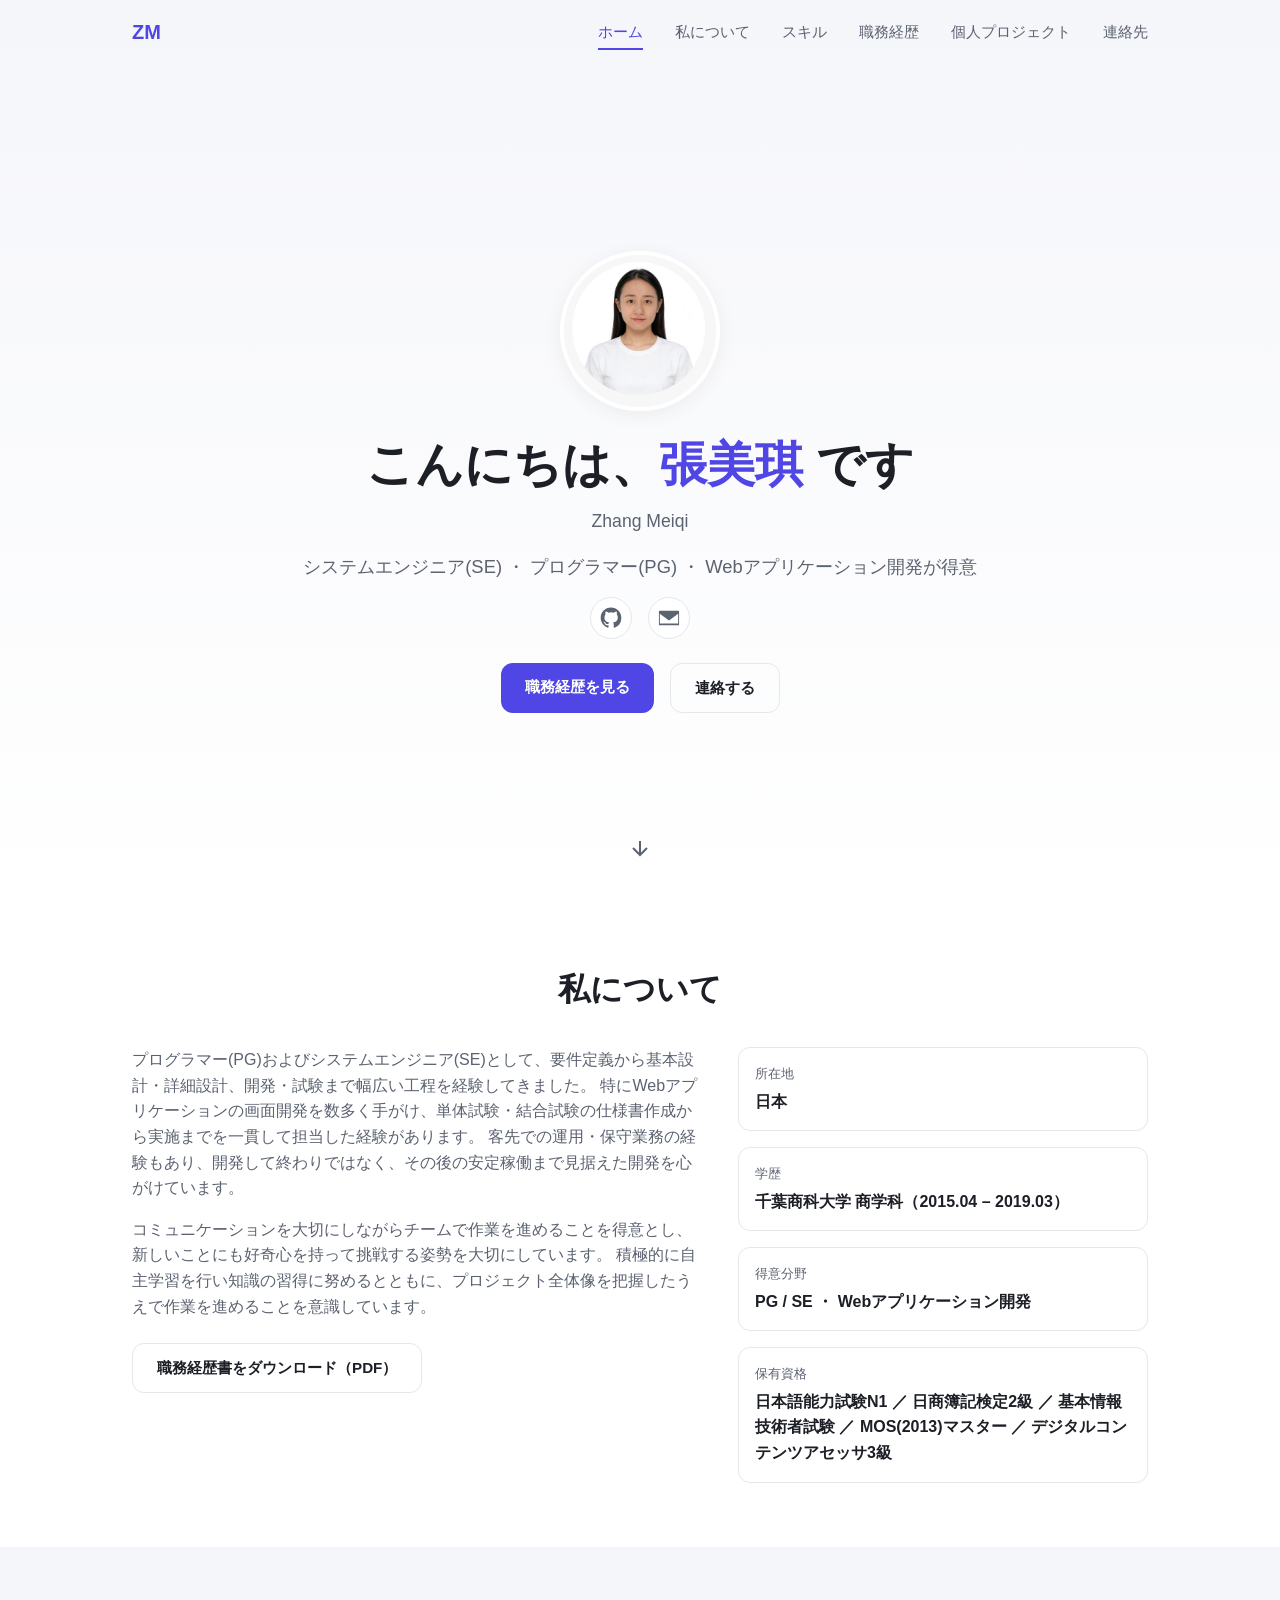
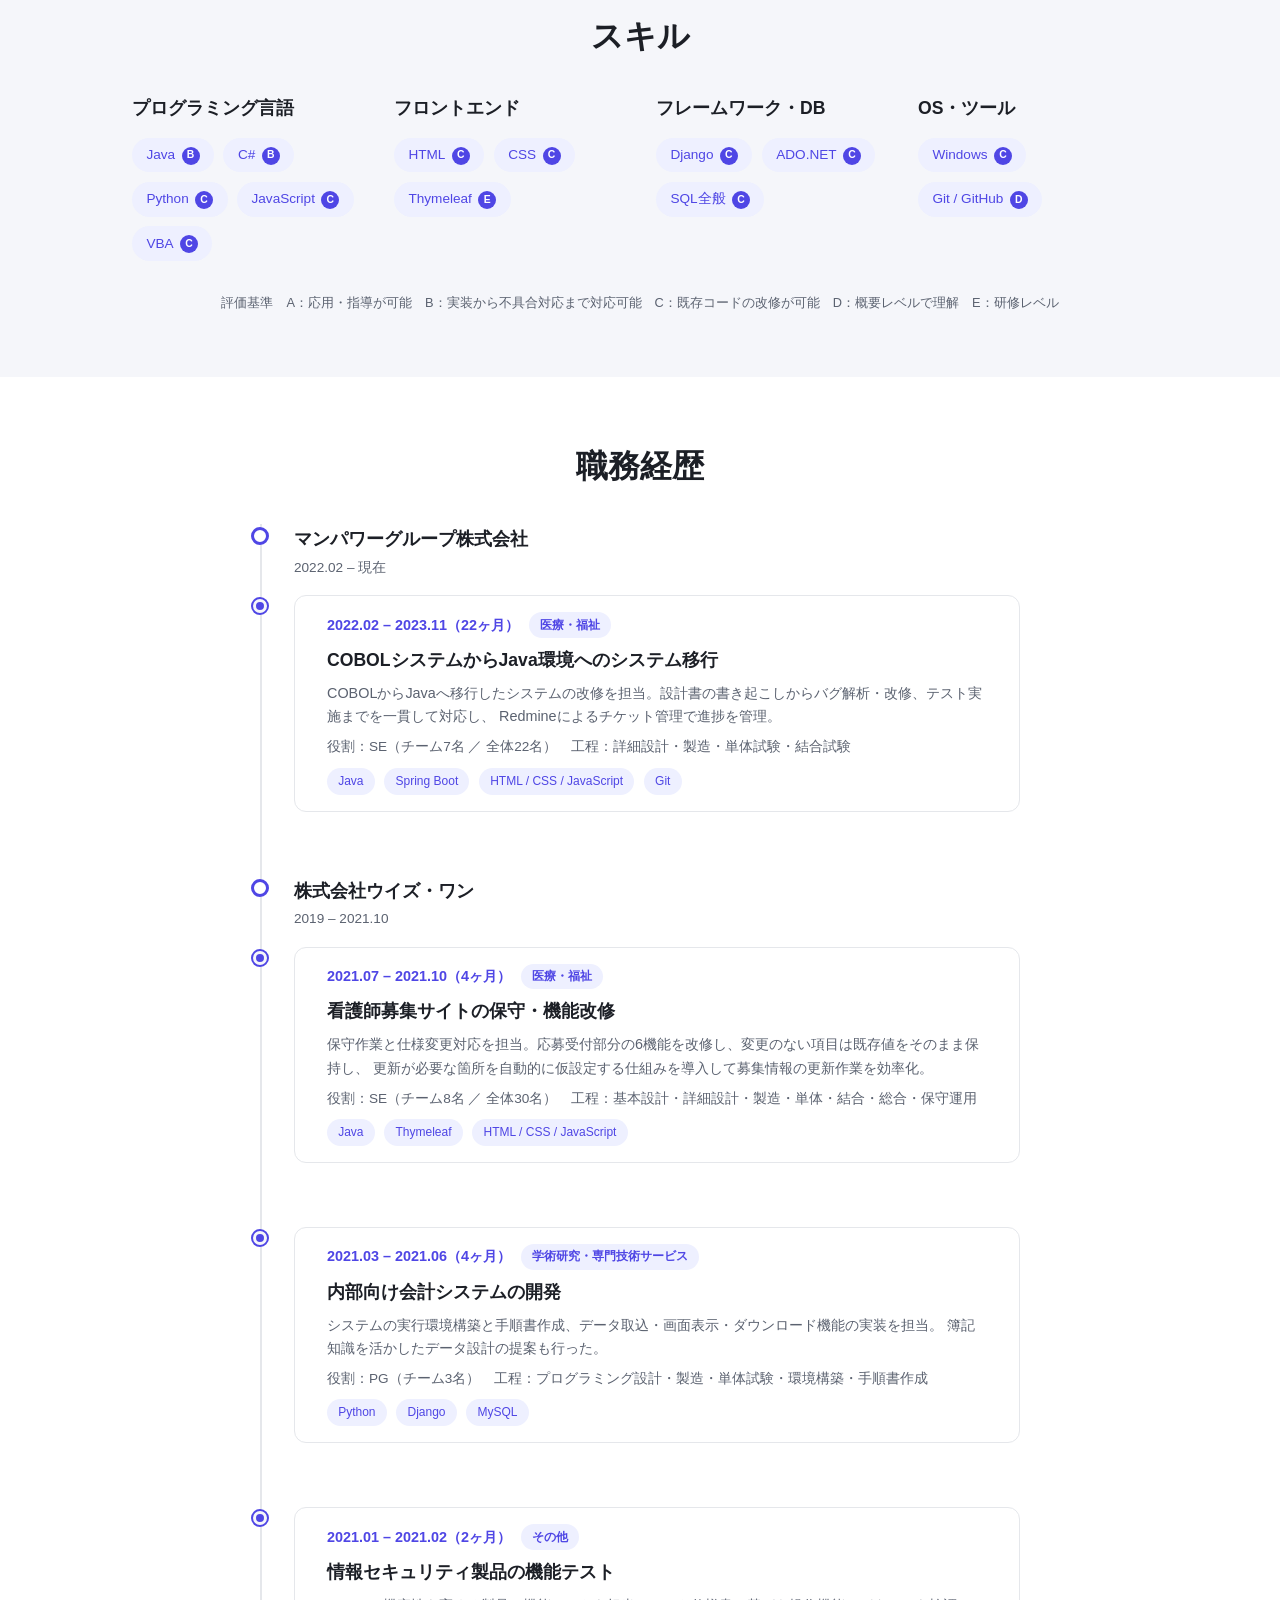
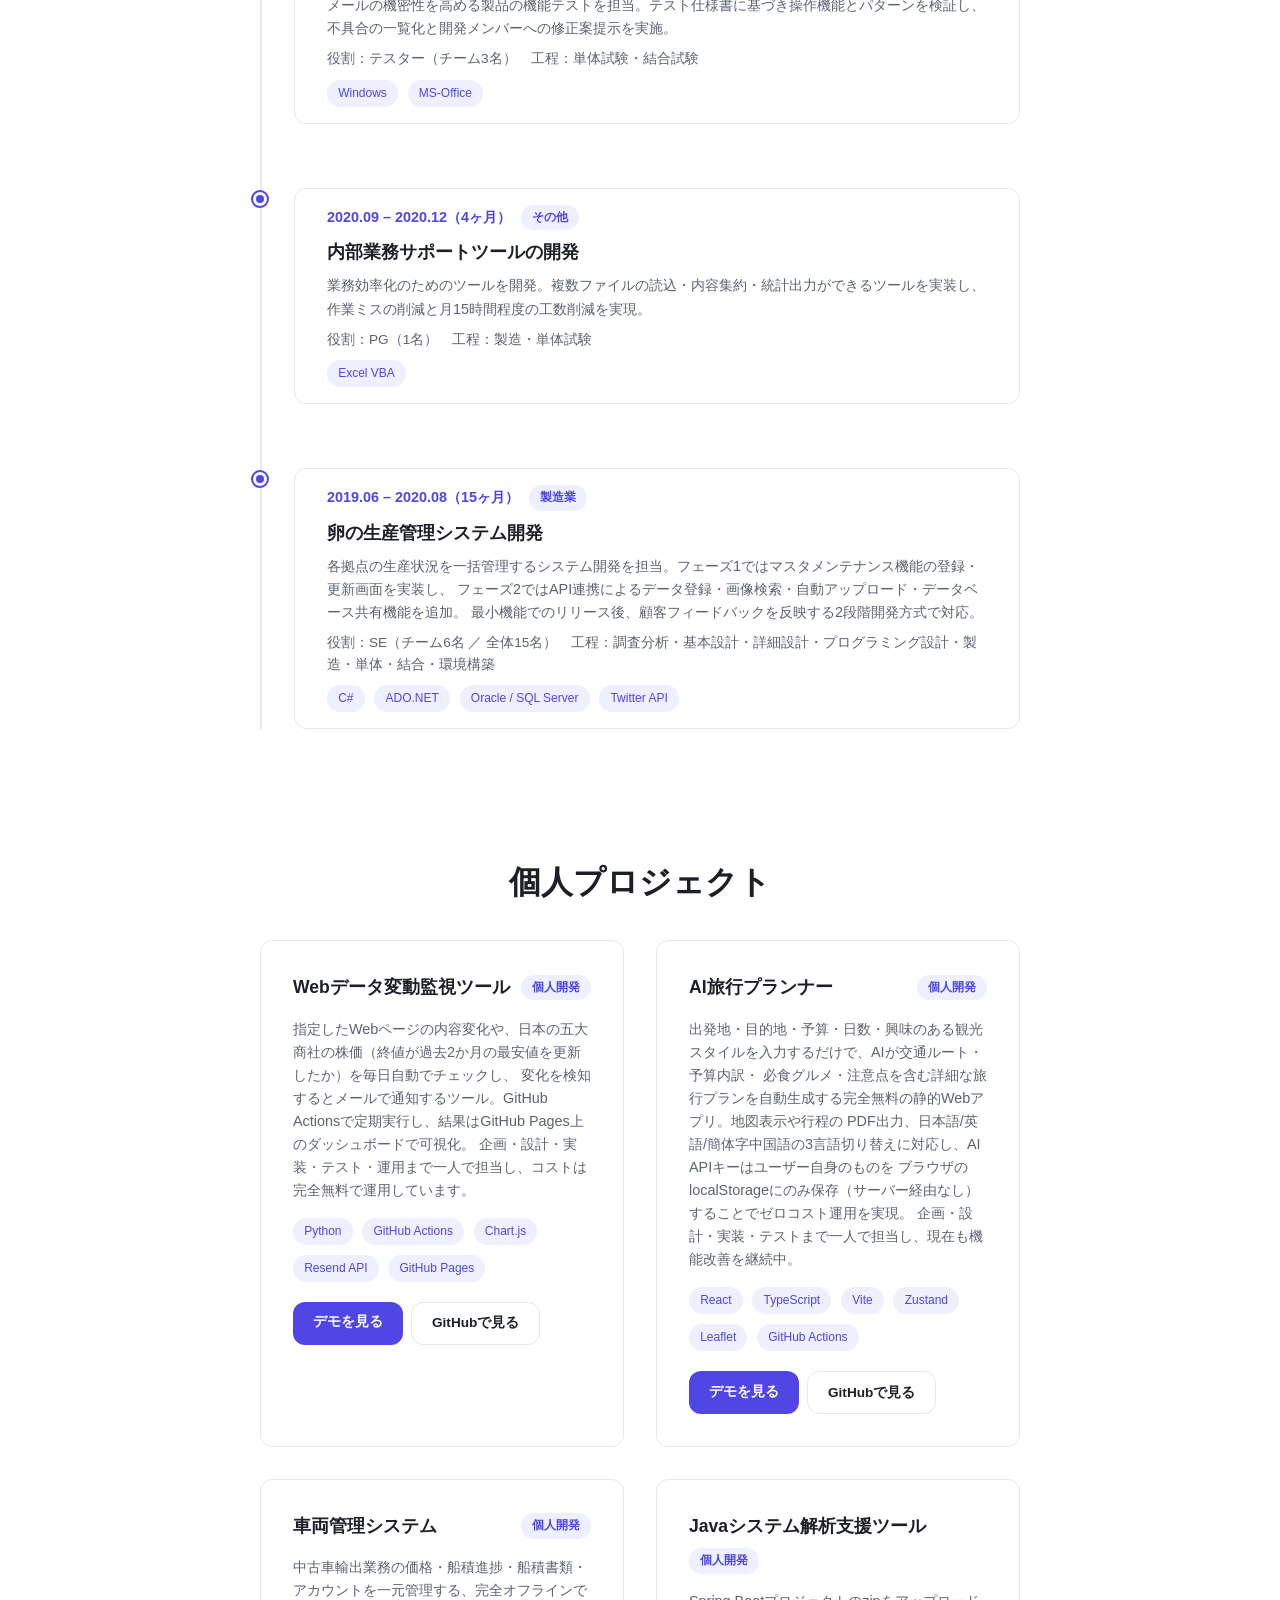
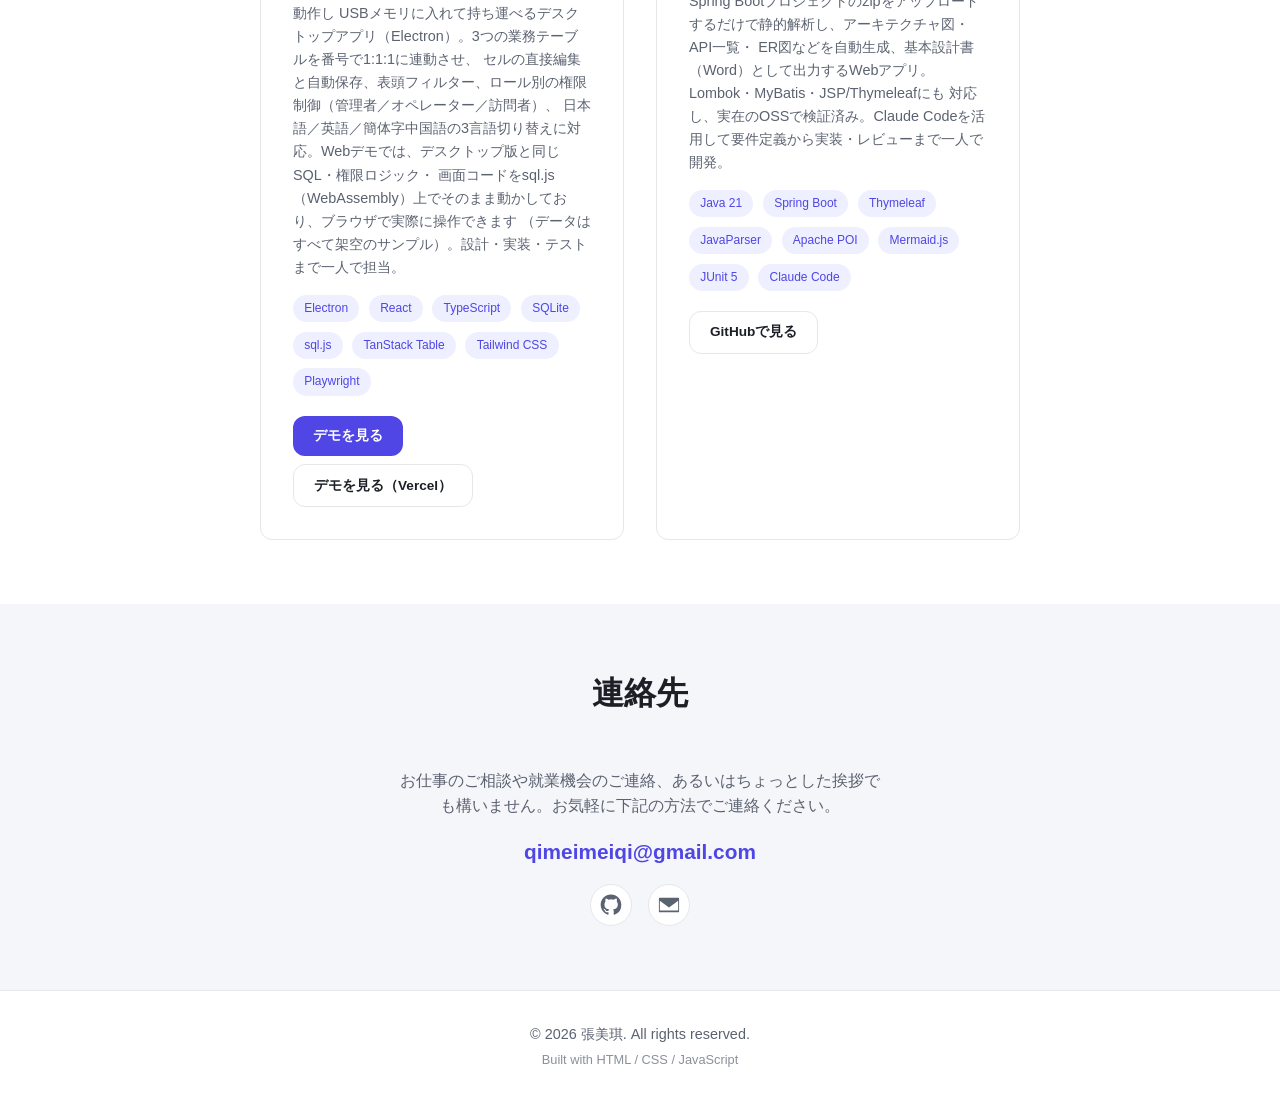
<file: index.html>
<!DOCTYPE html>
<html lang="ja">
<head>
  <meta charset="UTF-8">
  <meta name="viewport" content="width=device-width, initial-scale=1.0">
  <!-- TODO: 替换为你自己的描述，用于搜索引擎摘要 -->
  <meta name="description" content="張美琪のポートフォリオサイト —— システムエンジニア(SE)・プログラマー(PG)。Webアプリケーション開発を中心に活動しています。">
  <title>張美琪 | ポートフォリオ</title>
  <link rel="icon" href="assets/favicon.svg" type="image/svg+xml">
  <link rel="stylesheet" href="css/style.css">
</head>
<body>

  <!-- ========== 导航栏 ========== -->
  <header class="navbar" id="navbar">
    <nav class="nav container">
      <a href="#home" class="nav-logo">ZM</a>
      <button class="nav-toggle" id="navToggle" aria-label="メニューを開く" aria-expanded="false">
        <span></span>
        <span></span>
        <span></span>
      </button>
      <ul class="nav-links" id="navLinks">
        <li><a href="#home" class="nav-link active" data-nav="home">ホーム</a></li>
        <li><a href="#about" class="nav-link" data-nav="about">私について</a></li>
        <li><a href="#skills" class="nav-link" data-nav="skills">スキル</a></li>
        <li><a href="#career" class="nav-link" data-nav="career">職務経歴</a></li>
        <li><a href="#projects" class="nav-link" data-nav="projects">個人プロジェクト</a></li>
        <li><a href="#contact" class="nav-link" data-nav="contact">連絡先</a></li>
      </ul>
    </nav>
  </header>

  <main>

    <!-- ========== Hero 首屏 ========== -->
    <section id="home" class="hero">
      <div class="container hero-content">
        <img
          class="hero-avatar"
          src="assets/images/avatar.jpg"
          alt="張美琪のプロフィール写真"
          width="160"
          height="160"
        >
        <h1 class="hero-title">こんにちは、<span class="highlight">張美琪</span> です <span class="hero-title-en">Zhang Meiqi</span></h1>
        <p class="hero-subtitle">システムエンジニア(SE) ・ プログラマー(PG) ・ Webアプリケーション開発が得意</p>

        <div class="social-links">
          <a href="https://github.com/qimeimeiqi-hash" class="social-link" aria-label="GitHub" title="GitHub" target="_blank" rel="noopener noreferrer">
            <svg viewBox="0 0 24 24" width="22" height="22" fill="currentColor" aria-hidden="true">
              <path d="M12 .5C5.73.5.75 5.48.75 11.75c0 5.02 3.26 9.28 7.78 10.78.57.1.78-.25.78-.55 0-.27-.01-1.16-.02-2.1-3.17.69-3.84-1.34-3.84-1.34-.52-1.32-1.27-1.67-1.27-1.67-1.04-.71.08-.7.08-.7 1.15.08 1.75 1.18 1.75 1.18 1.02 1.75 2.67 1.24 3.32.95.1-.74.4-1.24.72-1.53-2.53-.29-5.19-1.27-5.19-5.63 0-1.24.44-2.26 1.17-3.05-.12-.29-.51-1.45.11-3.02 0 0 .96-.31 3.14 1.17a10.9 10.9 0 0 1 5.72 0c2.18-1.48 3.14-1.17 3.14-1.17.62 1.57.23 2.73.11 3.02.73.79 1.17 1.81 1.17 3.05 0 4.37-2.67 5.34-5.21 5.62.41.36.77 1.07.77 2.15 0 1.55-.01 2.8-.01 3.18 0 .3.2.66.79.55A11.26 11.26 0 0 0 23.25 11.75C23.25 5.48 18.27.5 12 .5z"/>
            </svg>
          </a>
          <a href="mailto:qimeimeiqi@gmail.com" class="social-link" aria-label="メール" title="メール">
            <svg viewBox="0 0 24 24" width="22" height="22" fill="currentColor" aria-hidden="true">
              <path d="M2 4h20a1 1 0 0 1 1 1v14a1 1 0 0 1-1 1H2a1 1 0 0 1-1-1V5a1 1 0 0 1 1-1zm10 9L3.5 6h17L12 13zM2 7.24V18h20V7.24l-10 7.5-10-7.5z"/>
            </svg>
          </a>
        </div>

        <div class="hero-cta">
          <a href="#career" class="btn btn-primary">職務経歴を見る</a>
          <a href="#contact" class="btn btn-outline">連絡する</a>
        </div>
      </div>

      <a href="#about" class="scroll-hint" aria-label="下へスクロール">
        <svg viewBox="0 0 24 24" width="24" height="24" fill="none" stroke="currentColor" stroke-width="2" aria-hidden="true">
          <path d="M12 5v14M5 12l7 7 7-7"/>
        </svg>
      </a>
    </section>

    <!-- ========== 关于我 ========== -->
    <section id="about" class="section">
      <div class="container">
        <h2 class="section-title fade-in">私について</h2>
        <div class="about-grid">
          <div class="about-text fade-in">
            <p>
              プログラマー(PG)およびシステムエンジニア(SE)として、要件定義から基本設計・詳細設計、開発・試験まで幅広い工程を経験してきました。
              特にWebアプリケーションの画面開発を数多く手がけ、単体試験・結合試験の仕様書作成から実施までを一貫して担当した経験があります。
              客先での運用・保守業務の経験もあり、開発して終わりではなく、その後の安定稼働まで見据えた開発を心がけています。
            </p>
            <p>
              コミュニケーションを大切にしながらチームで作業を進めることを得意とし、新しいことにも好奇心を持って挑戦する姿勢を大切にしています。
              積極的に自主学習を行い知識の習得に努めるとともに、プロジェクト全体像を把握したうえで作業を進めることを意識しています。
            </p>
            <a href="assets/docs/resume.pdf" class="btn btn-outline resume-btn" download="職務経歴書_張美琪.pdf">職務経歴書をダウンロード（PDF）</a>
          </div>
          <div class="about-cards fade-in">
            <div class="info-card">
              <span class="info-card-label">所在地</span>
              <span class="info-card-value">日本</span>
            </div>
            <div class="info-card">
              <span class="info-card-label">学歴</span>
              <span class="info-card-value">千葉商科大学 商学科（2015.04 – 2019.03）</span>
            </div>
            <div class="info-card">
              <span class="info-card-label">得意分野</span>
              <span class="info-card-value">PG / SE ・ Webアプリケーション開発</span>
            </div>
            <div class="info-card">
              <span class="info-card-label">保有資格</span>
              <span class="info-card-value">日本語能力試験N1 ／ 日商簿記検定2級 ／ 基本情報技術者試験 ／ MOS(2013)マスター ／ デジタルコンテンツアセッサ3級</span>
            </div>
          </div>
        </div>
      </div>
    </section>

    <!-- ========== 技能 ========== -->
    <section id="skills" class="section section-alt">
      <div class="container">
        <h2 class="section-title fade-in">スキル</h2>
        <div class="skills-grid">
          <div class="skill-group fade-in">
            <h3 class="skill-group-title">プログラミング言語</h3>
            <div class="tag-cloud">
              <span class="tag">Java<span class="skill-level" title="基本実装から不具合対応まで対応可能">B</span></span>
              <span class="tag">C#<span class="skill-level" title="基本実装から不具合対応まで対応可能">B</span></span>
              <span class="tag">Python<span class="skill-level" title="既存コードの改修が可能">C</span></span>
              <span class="tag">JavaScript<span class="skill-level" title="既存コードの改修が可能">C</span></span>
              <span class="tag">VBA<span class="skill-level" title="既存コードの改修が可能">C</span></span>
            </div>
          </div>
          <div class="skill-group fade-in">
            <h3 class="skill-group-title">フロントエンド</h3>
            <div class="tag-cloud">
              <span class="tag">HTML<span class="skill-level" title="既存コードの改修が可能">C</span></span>
              <span class="tag">CSS<span class="skill-level" title="既存コードの改修が可能">C</span></span>
              <span class="tag">Thymeleaf<span class="skill-level" title="研修レベル">E</span></span>
            </div>
          </div>
          <div class="skill-group fade-in">
            <h3 class="skill-group-title">フレームワーク・DB</h3>
            <div class="tag-cloud">
              <span class="tag">Django<span class="skill-level" title="既存コードの改修が可能">C</span></span>
              <span class="tag">ADO.NET<span class="skill-level" title="既存コードの改修が可能">C</span></span>
              <span class="tag">SQL全般<span class="skill-level" title="既存コードの改修が可能">C</span></span>
            </div>
          </div>
          <div class="skill-group fade-in">
            <h3 class="skill-group-title">OS・ツール</h3>
            <div class="tag-cloud">
              <span class="tag">Windows<span class="skill-level" title="既存コードの改修が可能">C</span></span>
              <span class="tag">Git / GitHub<span class="skill-level" title="概要レベルで理解">D</span></span>
            </div>
          </div>
        </div>
        <p class="skills-legend fade-in">評価基準　A：応用・指導が可能　B：実装から不具合対応まで対応可能　C：既存コードの改修が可能　D：概要レベルで理解　E：研修レベル</p>
      </div>
    </section>

    <!-- ========== 职务经历 ========== -->
    <section id="career" class="section">
      <div class="container">
        <h2 class="section-title fade-in">職務経歴</h2>
        <div class="timeline">

          <div class="timeline-company fade-in">
            <span class="timeline-company-dot"></span>
            <div>
              <h3 class="timeline-company-name">マンパワーグループ株式会社</h3>
              <span class="timeline-company-period">2022.02 – 現在</span>
            </div>
          </div>

          <div class="timeline-item fade-in">
            <span class="timeline-dot"></span>
            <div class="timeline-content">
              <div class="timeline-meta">
                <span class="timeline-date">2022.02 – 2023.11（22ヶ月）</span>
                <span class="timeline-industry">医療・福祉</span>
              </div>
              <h3 class="timeline-title">COBOLシステムからJava環境へのシステム移行</h3>
              <p class="timeline-desc">
                COBOLからJavaへ移行したシステムの改修を担当。設計書の書き起こしからバグ解析・改修、テスト実施までを一貫して対応し、
                Redmineによるチケット管理で進捗を管理。
              </p>
              <p class="timeline-role">役割：SE（チーム7名 ／ 全体22名）　工程：詳細設計・製造・単体試験・結合試験</p>
              <div class="tag-cloud">
                <span class="tag tag-sm">Java</span>
                <span class="tag tag-sm">Spring Boot</span>
                <span class="tag tag-sm">HTML / CSS / JavaScript</span>
                <span class="tag tag-sm">Git</span>
              </div>
            </div>
          </div>

          <div class="timeline-company fade-in">
            <span class="timeline-company-dot"></span>
            <div>
              <h3 class="timeline-company-name">株式会社ウイズ・ワン</h3>
              <span class="timeline-company-period">2019 – 2021.10</span>
            </div>
          </div>

          <div class="timeline-item fade-in">
            <span class="timeline-dot"></span>
            <div class="timeline-content">
              <div class="timeline-meta">
                <span class="timeline-date">2021.07 – 2021.10（4ヶ月）</span>
                <span class="timeline-industry">医療・福祉</span>
              </div>
              <h3 class="timeline-title">看護師募集サイトの保守・機能改修</h3>
              <p class="timeline-desc">
                保守作業と仕様変更対応を担当。応募受付部分の6機能を改修し、変更のない項目は既存値をそのまま保持し、
                更新が必要な箇所を自動的に仮設定する仕組みを導入して募集情報の更新作業を効率化。
              </p>
              <p class="timeline-role">役割：SE（チーム8名 ／ 全体30名）　工程：基本設計・詳細設計・製造・単体・結合・総合・保守運用</p>
              <div class="tag-cloud">
                <span class="tag tag-sm">Java</span>
                <span class="tag tag-sm">Thymeleaf</span>
                <span class="tag tag-sm">HTML / CSS / JavaScript</span>
              </div>
            </div>
          </div>

          <div class="timeline-item fade-in">
            <span class="timeline-dot"></span>
            <div class="timeline-content">
              <div class="timeline-meta">
                <span class="timeline-date">2021.03 – 2021.06（4ヶ月）</span>
                <span class="timeline-industry">学術研究・専門技術サービス</span>
              </div>
              <h3 class="timeline-title">内部向け会計システムの開発</h3>
              <p class="timeline-desc">
                システムの実行環境構築と手順書作成、データ取込・画面表示・ダウンロード機能の実装を担当。
                簿記知識を活かしたデータ設計の提案も行った。
              </p>
              <p class="timeline-role">役割：PG（チーム3名）　工程：プログラミング設計・製造・単体試験・環境構築・手順書作成</p>
              <div class="tag-cloud">
                <span class="tag tag-sm">Python</span>
                <span class="tag tag-sm">Django</span>
                <span class="tag tag-sm">MySQL</span>
              </div>
            </div>
          </div>

          <div class="timeline-item fade-in">
            <span class="timeline-dot"></span>
            <div class="timeline-content">
              <div class="timeline-meta">
                <span class="timeline-date">2021.01 – 2021.02（2ヶ月）</span>
                <span class="timeline-industry">その他</span>
              </div>
              <h3 class="timeline-title">情報セキュリティ製品の機能テスト</h3>
              <p class="timeline-desc">
                メールの機密性を高める製品の機能テストを担当。テスト仕様書に基づき操作機能とパターンを検証し、
                不具合の一覧化と開発メンバーへの修正案提示を実施。
              </p>
              <p class="timeline-role">役割：テスター（チーム3名）　工程：単体試験・結合試験</p>
              <div class="tag-cloud">
                <span class="tag tag-sm">Windows</span>
                <span class="tag tag-sm">MS-Office</span>
              </div>
            </div>
          </div>

          <div class="timeline-item fade-in">
            <span class="timeline-dot"></span>
            <div class="timeline-content">
              <div class="timeline-meta">
                <span class="timeline-date">2020.09 – 2020.12（4ヶ月）</span>
                <span class="timeline-industry">その他</span>
              </div>
              <h3 class="timeline-title">内部業務サポートツールの開発</h3>
              <p class="timeline-desc">
                業務効率化のためのツールを開発。複数ファイルの読込・内容集約・統計出力ができるツールを実装し、
                作業ミスの削減と月15時間程度の工数削減を実現。
              </p>
              <p class="timeline-role">役割：PG（1名）　工程：製造・単体試験</p>
              <div class="tag-cloud">
                <span class="tag tag-sm">Excel VBA</span>
              </div>
            </div>
          </div>

          <div class="timeline-item fade-in">
            <span class="timeline-dot"></span>
            <div class="timeline-content">
              <div class="timeline-meta">
                <span class="timeline-date">2019.06 – 2020.08（15ヶ月）</span>
                <span class="timeline-industry">製造業</span>
              </div>
              <h3 class="timeline-title">卵の生産管理システム開発</h3>
              <p class="timeline-desc">
                各拠点の生産状況を一括管理するシステム開発を担当。フェーズ1ではマスタメンテナンス機能の登録・更新画面を実装し、
                フェーズ2ではAPI連携によるデータ登録・画像検索・自動アップロード・データベース共有機能を追加。
                最小機能でのリリース後、顧客フィードバックを反映する2段階開発方式で対応。
              </p>
              <p class="timeline-role">役割：SE（チーム6名 ／ 全体15名）　工程：調査分析・基本設計・詳細設計・プログラミング設計・製造・単体・結合・環境構築</p>
              <div class="tag-cloud">
                <span class="tag tag-sm">C#</span>
                <span class="tag tag-sm">ADO.NET</span>
                <span class="tag tag-sm">Oracle / SQL Server</span>
                <span class="tag tag-sm">Twitter API</span>
              </div>
            </div>
          </div>

        </div>
      </div>
    </section>

    <!-- ========== 个人项目 ========== -->
    <section id="projects" class="section">
      <div class="container">
        <h2 class="section-title fade-in">個人プロジェクト</h2>
        <div class="project-grid">

          <div class="project-card fade-in">
            <div class="project-card-header">
              <h3 class="project-card-title">Webデータ変動監視ツール</h3>
              <span class="project-card-badge">個人開発</span>
            </div>
            <p class="project-card-desc">
              指定したWebページの内容変化や、日本の五大商社の株価（終値が過去2か月の最安値を更新したか）を毎日自動でチェックし、
              変化を検知するとメールで通知するツール。GitHub Actionsで定期実行し、結果はGitHub Pages上のダッシュボードで可視化。
              企画・設計・実装・テスト・運用まで一人で担当し、コストは完全無料で運用しています。
            </p>
            <div class="tag-cloud">
              <span class="tag tag-sm">Python</span>
              <span class="tag tag-sm">GitHub Actions</span>
              <span class="tag tag-sm">Chart.js</span>
              <span class="tag tag-sm">Resend API</span>
              <span class="tag tag-sm">GitHub Pages</span>
            </div>
            <div class="project-card-links">
              <a href="https://qimeimeiqi-hash.github.io/monitor-app/" class="btn btn-primary" target="_blank" rel="noopener noreferrer">デモを見る</a>
              <a href="https://github.com/qimeimeiqi-hash/monitor-app" class="btn btn-outline" target="_blank" rel="noopener noreferrer">GitHubで見る</a>
            </div>
          </div>

          <div class="project-card fade-in">
            <div class="project-card-header">
              <h3 class="project-card-title">AI旅行プランナー</h3>
              <span class="project-card-badge">個人開発</span>
            </div>
            <p class="project-card-desc">
              出発地・目的地・予算・日数・興味のある観光スタイルを入力するだけで、AIが交通ルート・予算内訳・
              必食グルメ・注意点を含む詳細な旅行プランを自動生成する完全無料の静的Webアプリ。地図表示や行程の
              PDF出力、日本語/英語/簡体字中国語の3言語切り替えに対応し、AI APIキーはユーザー自身のものを
              ブラウザのlocalStorageにのみ保存（サーバー経由なし）することでゼロコスト運用を実現。
              企画・設計・実装・テストまで一人で担当し、現在も機能改善を継続中。
            </p>
            <div class="tag-cloud">
              <span class="tag tag-sm">React</span>
              <span class="tag tag-sm">TypeScript</span>
              <span class="tag tag-sm">Vite</span>
              <span class="tag tag-sm">Zustand</span>
              <span class="tag tag-sm">Leaflet</span>
              <span class="tag tag-sm">GitHub Actions</span>
            </div>
            <div class="project-card-links">
              <a href="https://qimeimeiqi-hash.github.io/tripplanner/" class="btn btn-primary" target="_blank" rel="noopener noreferrer">デモを見る</a>
              <a href="https://github.com/qimeimeiqi-hash/tripplanner" class="btn btn-outline" target="_blank" rel="noopener noreferrer">GitHubで見る</a>
            </div>
          </div>

          <div class="project-card fade-in">
            <div class="project-card-header">
              <h3 class="project-card-title">車両管理システム</h3>
              <span class="project-card-badge">個人開発</span>
            </div>
            <p class="project-card-desc">
              中古車輸出業務の価格・船積進捗・船積書類・アカウントを一元管理する、完全オフラインで動作し
              USBメモリに入れて持ち運べるデスクトップアプリ（Electron）。3つの業務テーブルを番号で1:1:1に連動させ、
              セルの直接編集と自動保存、表頭フィルター、ロール別の権限制御（管理者／オペレーター／訪問者）、
              日本語／英語／簡体字中国語の3言語切り替えに対応。Webデモでは、デスクトップ版と同じSQL・権限ロジック・
              画面コードをsql.js（WebAssembly）上でそのまま動かしており、ブラウザで実際に操作できます
              （データはすべて架空のサンプル）。設計・実装・テストまで一人で担当。
            </p>
            <div class="tag-cloud">
              <span class="tag tag-sm">Electron</span>
              <span class="tag tag-sm">React</span>
              <span class="tag tag-sm">TypeScript</span>
              <span class="tag tag-sm">SQLite</span>
              <span class="tag tag-sm">sql.js</span>
              <span class="tag tag-sm">TanStack Table</span>
              <span class="tag tag-sm">Tailwind CSS</span>
              <span class="tag tag-sm">Playwright</span>
            </div>
            <div class="project-card-links">
              <a href="https://qimeimeiqi-hash.github.io/vehicle-manager-demo/" class="btn btn-primary" target="_blank" rel="noopener noreferrer">デモを見る</a>
              <a href="https://vehicle-manager-demo.vercel.app/" class="btn btn-outline" target="_blank" rel="noopener noreferrer">デモを見る（Vercel）</a>
            </div>
          </div>

          <div class="project-card fade-in">
            <div class="project-card-header">
              <h3 class="project-card-title">Javaシステム解析支援ツール</h3>
              <span class="project-card-badge">個人開発</span>
            </div>
            <p class="project-card-desc">
              Spring Bootプロジェクトのzipをアップロードするだけで静的解析し、アーキテクチャ図・API一覧・
              ER図などを自動生成、基本設計書（Word）として出力するWebアプリ。Lombok・MyBatis・JSP/Thymeleafにも
              対応し、実在のOSSで検証済み。Claude Codeを活用して要件定義から実装・レビューまで一人で開発。
            </p>
            <div class="tag-cloud">
              <span class="tag tag-sm">Java 21</span>
              <span class="tag tag-sm">Spring Boot</span>
              <span class="tag tag-sm">Thymeleaf</span>
              <span class="tag tag-sm">JavaParser</span>
              <span class="tag tag-sm">Apache POI</span>
              <span class="tag tag-sm">Mermaid.js</span>
              <span class="tag tag-sm">JUnit 5</span>
              <span class="tag tag-sm">Claude Code</span>
            </div>
            <div class="project-card-links">
              <a href="https://github.com/qimeimeiqi-hash/java-system-analyzer" class="btn btn-outline" target="_blank" rel="noopener noreferrer">GitHubで見る</a>
            </div>
          </div>

        </div>
      </div>
    </section>

    <!-- ========== 联系方式 ========== -->
    <section id="contact" class="section section-alt">
      <div class="container contact-content">
        <h2 class="section-title fade-in">連絡先</h2>
        <p class="contact-text fade-in">お仕事のご相談や就業機会のご連絡、あるいはちょっとした挨拶でも構いません。お気軽に下記の方法でご連絡ください。</p>

        <a href="mailto:qimeimeiqi@gmail.com" class="contact-email fade-in">qimeimeiqi@gmail.com</a>

        <div class="social-links fade-in">
          <a href="https://github.com/qimeimeiqi-hash" class="social-link" aria-label="GitHub" title="GitHub" target="_blank" rel="noopener noreferrer">
            <svg viewBox="0 0 24 24" width="22" height="22" fill="currentColor" aria-hidden="true">
              <path d="M12 .5C5.73.5.75 5.48.75 11.75c0 5.02 3.26 9.28 7.78 10.78.57.1.78-.25.78-.55 0-.27-.01-1.16-.02-2.1-3.17.69-3.84-1.34-3.84-1.34-.52-1.32-1.27-1.67-1.27-1.67-1.04-.71.08-.7.08-.7 1.15.08 1.75 1.18 1.75 1.18 1.02 1.75 2.67 1.24 3.32.95.1-.74.4-1.24.72-1.53-2.53-.29-5.19-1.27-5.19-5.63 0-1.24.44-2.26 1.17-3.05-.12-.29-.51-1.45.11-3.02 0 0 .96-.31 3.14 1.17a10.9 10.9 0 0 1 5.72 0c2.18-1.48 3.14-1.17 3.14-1.17.62 1.57.23 2.73.11 3.02.73.79 1.17 1.81 1.17 3.05 0 4.37-2.67 5.34-5.21 5.62.41.36.77 1.07.77 2.15 0 1.55-.01 2.8-.01 3.18 0 .3.2.66.79.55A11.26 11.26 0 0 0 23.25 11.75C23.25 5.48 18.27.5 12 .5z"/>
            </svg>
          </a>
          <a href="mailto:qimeimeiqi@gmail.com" class="social-link" aria-label="メール" title="メール">
            <svg viewBox="0 0 24 24" width="22" height="22" fill="currentColor" aria-hidden="true">
              <path d="M2 4h20a1 1 0 0 1 1 1v14a1 1 0 0 1-1 1H2a1 1 0 0 1-1-1V5a1 1 0 0 1 1-1zm10 9L3.5 6h17L12 13zM2 7.24V18h20V7.24l-10 7.5-10-7.5z"/>
            </svg>
          </a>
        </div>
      </div>
    </section>

  </main>

  <!-- ========== 页脚 ========== -->
  <footer class="footer">
    <div class="container footer-content">
      <p>&copy; <span id="year"></span> 張美琪. All rights reserved.</p>
      <p class="footer-note">Built with HTML / CSS / JavaScript</p>
    </div>
  </footer>

  <button class="back-to-top" id="backToTop" aria-label="ページ上部へ戻る">
    <svg viewBox="0 0 24 24" width="20" height="20" fill="none" stroke="currentColor" stroke-width="2" aria-hidden="true">
      <path d="M12 19V5M5 12l7-7 7 7"/>
    </svg>
  </button>

  <script src="js/main.js"></script>
</body>
</html>
</file>
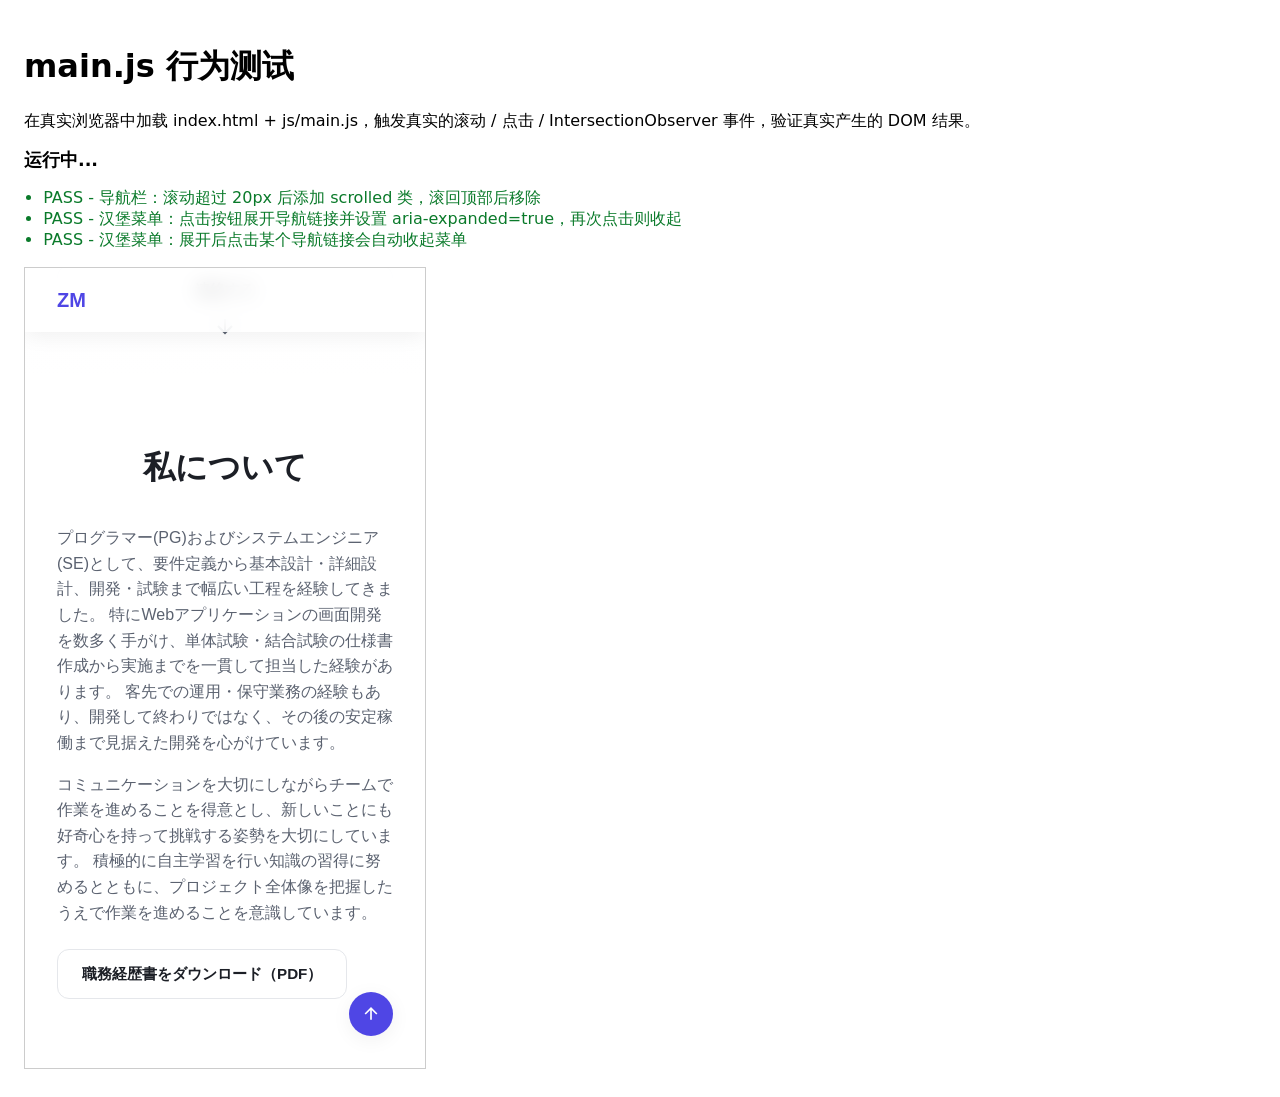
<file: tests/index.html>
<!DOCTYPE html>
<html lang="zh">
<head>
<meta charset="UTF-8">
<title>main.js 行为测试</title>
<style>
  body { font-family: system-ui, sans-serif; padding: 16px; }
  #summary { font-weight: bold; margin-bottom: 12px; font-size: 1.1em; }
  #summary.pass { color: #0a7a2a; }
  #summary.fail { color: #c62828; }
  #results { padding-left: 1.2em; }
  #results li.pass { color: #0a7a2a; }
  #results li.fail { color: #c62828; }
  #sut-frame { border: 1px solid #ccc; }
</style>
</head>
<body>
<h1>main.js 行为测试</h1>
<p>在真实浏览器中加载 index.html + js/main.js，触发真实的滚动 / 点击 / IntersectionObserver 事件，验证真实产生的 DOM 结果。</p>
<div id="summary">运行中...</div>
<ul id="results"></ul>
<script src="framework.js"></script>
<script src="main.spec.js"></script>
<script>
  runAllTests(document.getElementById('results'));
</script>
</body>
</html>
</file>
<file: css/style.css>
/* ============================================================
   CSS 变量 / 主题色（默认亮色，暗色模式见文件底部媒体查询）
   ============================================================ */
:root {
  --color-bg: #ffffff;
  --color-bg-alt: #f5f6fa;
  --color-text: #1c1f26;
  --color-text-muted: #5b6270;
  --color-primary: #4f46e5;
  --color-primary-hover: #4338ca;
  --color-border: #e5e7eb;
  --color-card-bg: #ffffff;
  --color-nav-bg: rgba(255, 255, 255, 0.85);
  --color-tag-bg: #eef0ff;
  --color-tag-text: #4f46e5;

  --font-base: -apple-system, BlinkMacSystemFont, "Segoe UI", "PingFang SC",
    "Microsoft YaHei", Roboto, Helvetica, Arial, sans-serif;

  --spacing-sm: 0.5rem;
  --spacing-md: 1rem;
  --spacing-lg: 2rem;
  --spacing-xl: 4rem;

  --radius: 12px;
  --transition: 0.25s ease;
  --shadow: 0 4px 20px rgba(0, 0, 0, 0.06);
}

/* ============================================================
   Reset
   ============================================================ */
* {
  margin: 0;
  padding: 0;
  box-sizing: border-box;
}

html {
  scroll-behavior: smooth;
}

body {
  font-family: var(--font-base);
  background: var(--color-bg);
  color: var(--color-text);
  line-height: 1.6;
  -webkit-font-smoothing: antialiased;
}

img {
  max-width: 100%;
  display: block;
}

a {
  color: inherit;
  text-decoration: none;
}

ul {
  list-style: none;
}

.container {
  width: 100%;
  max-width: 1080px;
  margin: 0 auto;
  padding: 0 var(--spacing-lg);
}

section[id] {
  scroll-margin-top: 72px;
}

/* ============================================================
   导航栏
   ============================================================ */
.navbar {
  position: fixed;
  top: 0;
  left: 0;
  right: 0;
  z-index: 100;
  background: transparent;
  transition: background var(--transition), box-shadow var(--transition);
}

.navbar.scrolled {
  background: var(--color-nav-bg);
  backdrop-filter: blur(10px);
  box-shadow: var(--shadow);
}

.nav {
  display: flex;
  align-items: center;
  justify-content: space-between;
  height: 64px;
}

.nav-logo {
  font-weight: 700;
  font-size: 1.25rem;
  color: var(--color-primary);
}

.nav-links {
  display: flex;
  gap: var(--spacing-lg);
}

.nav-link {
  font-size: 0.95rem;
  font-weight: 500;
  color: var(--color-text-muted);
  padding: var(--spacing-sm) 0;
  border-bottom: 2px solid transparent;
  transition: color var(--transition), border-color var(--transition);
}

.nav-link:hover,
.nav-link.active {
  color: var(--color-primary);
  border-bottom-color: var(--color-primary);
}

.nav-toggle {
  display: none;
  flex-direction: column;
  justify-content: center;
  gap: 5px;
  width: 32px;
  height: 32px;
  background: none;
  border: none;
  cursor: pointer;
}

.nav-toggle span {
  display: block;
  height: 2px;
  background: var(--color-text);
  border-radius: 2px;
  transition: transform var(--transition), opacity var(--transition);
}

/* ============================================================
   按钮 / 标签 通用组件
   ============================================================ */
.btn {
  display: inline-block;
  padding: 0.75rem 1.5rem;
  border-radius: var(--radius);
  font-weight: 600;
  font-size: 0.95rem;
  transition: transform var(--transition), background var(--transition), color var(--transition);
}

.btn:hover {
  transform: translateY(-2px);
}

.btn-primary {
  background: var(--color-primary);
  color: #fff;
}

.btn-primary:hover {
  background: var(--color-primary-hover);
}

.btn-outline {
  border: 1.5px solid var(--color-border);
  color: var(--color-text);
}

.btn-outline:hover {
  border-color: var(--color-primary);
  color: var(--color-primary);
}

.tag-cloud {
  display: flex;
  flex-wrap: wrap;
  gap: 0.6rem;
}

.tag {
  background: var(--color-tag-bg);
  color: var(--color-tag-text);
  padding: 0.4rem 0.9rem;
  border-radius: 999px;
  font-size: 0.85rem;
  font-weight: 500;
}

.tag-sm {
  font-size: 0.75rem;
  padding: 0.25rem 0.7rem;
}

/* ============================================================
   Hero 首屏
   ============================================================ */
.hero {
  min-height: 100vh;
  display: flex;
  align-items: center;
  justify-content: center;
  position: relative;
  padding-top: 64px;
  background: linear-gradient(180deg, var(--color-bg-alt) 0%, var(--color-bg) 100%);
}

.hero-content {
  text-align: center;
  display: flex;
  flex-direction: column;
  align-items: center;
  gap: var(--spacing-md);
}

.hero-avatar {
  width: 160px;
  height: 160px;
  border-radius: 50%;
  border: 4px solid var(--color-card-bg);
  box-shadow: var(--shadow);
  object-fit: cover;
}

.hero-title {
  font-size: clamp(2rem, 5vw, 3rem);
  font-weight: 800;
}

.hero-title-en {
  display: block;
  font-size: 1.1rem;
  font-weight: 500;
  color: var(--color-text-muted);
  margin-top: 0.25rem;
}

.highlight {
  color: var(--color-primary);
}

.hero-subtitle {
  font-size: 1.15rem;
  color: var(--color-text-muted);
}

.social-links {
  display: flex;
  gap: var(--spacing-md);
}

.social-link {
  width: 42px;
  height: 42px;
  display: flex;
  align-items: center;
  justify-content: center;
  border-radius: 50%;
  background: var(--color-card-bg);
  border: 1px solid var(--color-border);
  color: var(--color-text-muted);
  transition: color var(--transition), border-color var(--transition), transform var(--transition);
}

.social-link:hover {
  color: var(--color-primary);
  border-color: var(--color-primary);
  transform: translateY(-2px);
}

.hero-cta {
  display: flex;
  gap: var(--spacing-md);
  margin-top: var(--spacing-sm);
}

.scroll-hint {
  position: absolute;
  bottom: var(--spacing-lg);
  left: 50%;
  transform: translateX(-50%);
  color: var(--color-text-muted);
  animation: bounce 2s infinite;
}

@keyframes bounce {
  0%, 100% { transform: translate(-50%, 0); }
  50% { transform: translate(-50%, 8px); }
}

/* ============================================================
   通用 Section
   ============================================================ */
.section {
  padding: var(--spacing-xl) 0;
}

.section-alt {
  background: var(--color-bg-alt);
}

.section-title {
  font-size: 2rem;
  font-weight: 700;
  margin-bottom: var(--spacing-lg);
  text-align: center;
}

/* ============================================================
   关于我
   ============================================================ */
.about-grid {
  display: grid;
  grid-template-columns: 1.4fr 1fr;
  gap: var(--spacing-lg);
  align-items: start;
}

.about-text p {
  color: var(--color-text-muted);
  margin-bottom: var(--spacing-md);
}

.resume-btn {
  margin-top: var(--spacing-sm);
}

.about-cards {
  display: flex;
  flex-direction: column;
  gap: var(--spacing-md);
}

.info-card {
  background: var(--color-card-bg);
  border: 1px solid var(--color-border);
  border-radius: var(--radius);
  padding: var(--spacing-md);
  display: flex;
  flex-direction: column;
  gap: 0.25rem;
}

.info-card-label {
  font-size: 0.8rem;
  color: var(--color-text-muted);
}

.info-card-value {
  font-weight: 600;
}

/* ============================================================
   技能
   ============================================================ */
.skills-grid {
  display: grid;
  grid-template-columns: repeat(auto-fit, minmax(220px, 1fr));
  gap: var(--spacing-lg);
}

.skill-group-title {
  margin-bottom: var(--spacing-md);
  font-size: 1.1rem;
}

.skill-level {
  display: inline-flex;
  align-items: center;
  justify-content: center;
  width: 18px;
  height: 18px;
  margin-left: 0.4rem;
  border-radius: 50%;
  background: var(--color-primary);
  color: #fff;
  font-size: 0.65rem;
  font-weight: 700;
  vertical-align: middle;
}

.skills-legend {
  margin-top: var(--spacing-lg);
  text-align: center;
  font-size: 0.8rem;
  color: var(--color-text-muted);
}

/* ============================================================
   职务经历时间线
   ============================================================ */
.timeline {
  position: relative;
  max-width: 760px;
  margin: 0 auto;
  padding-left: 32px;
  border-left: 2px solid var(--color-border);
}

.timeline-item {
  position: relative;
  padding-bottom: var(--spacing-xl);
}

.timeline-item:last-child {
  padding-bottom: 0;
}

.timeline-company {
  position: relative;
  display: flex;
  align-items: baseline;
  gap: 0.6rem;
  flex-wrap: wrap;
  margin-bottom: var(--spacing-md);
}

.timeline-company-dot {
  position: absolute;
  left: -43px;
  top: 3px;
  width: 18px;
  height: 18px;
  border-radius: 50%;
  background: var(--color-bg);
  border: 3px solid var(--color-primary);
}

.timeline-company-name {
  font-size: 1.15rem;
  font-weight: 800;
}

.timeline-company-period {
  font-size: 0.85rem;
  color: var(--color-text-muted);
}

.timeline-dot {
  position: absolute;
  left: -41px;
  top: 4px;
  width: 14px;
  height: 14px;
  border-radius: 50%;
  background: var(--color-primary);
  border: 3px solid var(--color-bg-alt);
  box-shadow: 0 0 0 2px var(--color-primary);
}

.timeline-content {
  background: var(--color-card-bg);
  border: 1px solid var(--color-border);
  border-radius: var(--radius);
  padding: var(--spacing-md) var(--spacing-lg);
}

.timeline-meta {
  display: flex;
  flex-wrap: wrap;
  gap: 0.6rem;
  align-items: center;
  margin-bottom: 0.5rem;
}

.timeline-date {
  font-weight: 700;
  color: var(--color-primary);
  font-size: 0.9rem;
}

.timeline-industry {
  background: var(--color-tag-bg);
  color: var(--color-tag-text);
  padding: 0.2rem 0.7rem;
  border-radius: 999px;
  font-size: 0.75rem;
  font-weight: 600;
}

.timeline-title {
  font-size: 1.1rem;
  margin-bottom: 0.5rem;
}

.timeline-desc {
  color: var(--color-text-muted);
  font-size: 0.9rem;
  margin-bottom: 0.5rem;
}

.timeline-role {
  font-size: 0.85rem;
  color: var(--color-text-muted);
  margin-bottom: 0.6rem;
}

/* ============================================================
   个人项目
   ============================================================ */
.project-grid {
  display: grid;
  grid-template-columns: repeat(auto-fit, minmax(320px, 1fr));
  gap: var(--spacing-lg);
  max-width: 760px;
  margin: 0 auto;
}

.project-card {
  background: var(--color-card-bg);
  border: 1px solid var(--color-border);
  border-radius: var(--radius);
  padding: var(--spacing-lg);
  display: flex;
  flex-direction: column;
  gap: var(--spacing-md);
}

.project-card-header {
  display: flex;
  align-items: center;
  justify-content: space-between;
  gap: var(--spacing-sm);
  flex-wrap: wrap;
}

.project-card-title {
  font-size: 1.1rem;
}

.project-card-badge {
  background: var(--color-tag-bg);
  color: var(--color-tag-text);
  padding: 0.2rem 0.7rem;
  border-radius: 999px;
  font-size: 0.75rem;
  font-weight: 600;
  white-space: nowrap;
}

.project-card-desc {
  color: var(--color-text-muted);
  font-size: 0.9rem;
}

.project-card-links {
  display: flex;
  gap: var(--spacing-sm);
  flex-wrap: wrap;
  margin-top: 0.25rem;
}

.project-card-links .btn {
  padding: 0.6rem 1.25rem;
  font-size: 0.85rem;
}

/* ============================================================
   联系方式
   ============================================================ */
.contact-content {
  text-align: center;
  display: flex;
  flex-direction: column;
  align-items: center;
  gap: var(--spacing-md);
}

.contact-text {
  color: var(--color-text-muted);
  max-width: 480px;
}

.contact-email {
  font-size: 1.3rem;
  font-weight: 700;
  color: var(--color-primary);
}

.contact-email:hover {
  text-decoration: underline;
}

/* ============================================================
   页脚
   ============================================================ */
.footer {
  padding: var(--spacing-lg) 0;
  border-top: 1px solid var(--color-border);
}

.footer-content {
  text-align: center;
  color: var(--color-text-muted);
  font-size: 0.9rem;
}

.footer-note {
  margin-top: 0.25rem;
  font-size: 0.8rem;
  opacity: 0.7;
}

/* ============================================================
   返回顶部
   ============================================================ */
.back-to-top {
  position: fixed;
  right: var(--spacing-lg);
  bottom: var(--spacing-lg);
  width: 44px;
  height: 44px;
  border-radius: 50%;
  background: var(--color-primary);
  color: #fff;
  border: none;
  display: flex;
  align-items: center;
  justify-content: center;
  cursor: pointer;
  opacity: 0;
  visibility: hidden;
  transform: translateY(10px);
  transition: opacity var(--transition), transform var(--transition), visibility var(--transition);
  box-shadow: var(--shadow);
  z-index: 90;
}

.back-to-top.visible {
  opacity: 1;
  visibility: visible;
  transform: translateY(0);
}

/* ============================================================
   滚动淡入动画
   ============================================================ */
.fade-in {
  opacity: 0;
  transform: translateY(24px);
  transition: opacity 0.6s ease, transform 0.6s ease;
}

.fade-in.visible {
  opacity: 1;
  transform: translateY(0);
}

/* ============================================================
   响应式
   ============================================================ */
@media (max-width: 768px) {
  .nav-toggle {
    display: flex;
  }

  .nav-links {
    position: fixed;
    top: 64px;
    left: 0;
    right: 0;
    flex-direction: column;
    background: var(--color-bg);
    padding: var(--spacing-md) var(--spacing-lg);
    gap: var(--spacing-md);
    box-shadow: var(--shadow);
    transform: translateY(-150%);
    opacity: 0;
    transition: transform var(--transition), opacity var(--transition);
  }

  .nav-links.open {
    transform: translateY(0);
    opacity: 1;
  }

  .nav-toggle.open span:nth-child(1) {
    transform: translateY(7px) rotate(45deg);
  }

  .nav-toggle.open span:nth-child(2) {
    opacity: 0;
  }

  .nav-toggle.open span:nth-child(3) {
    transform: translateY(-7px) rotate(-45deg);
  }

  .about-grid {
    grid-template-columns: 1fr;
  }

  .skills-grid {
    grid-template-columns: 1fr;
  }

  .hero-cta {
    flex-direction: column;
    width: 100%;
  }
}

/* ============================================================
   暗色模式（跟随系统设置）
   ============================================================ */
@media (prefers-color-scheme: dark) {
  :root {
    --color-bg: #12141c;
    --color-bg-alt: #191c26;
    --color-text: #f2f3f7;
    --color-text-muted: #9ba1b0;
    --color-primary: #818cf8;
    --color-primary-hover: #a5b4fc;
    --color-border: #2a2e3b;
    --color-card-bg: #1b1e29;
    --color-nav-bg: rgba(18, 20, 28, 0.85);
    --color-tag-bg: #262a3a;
    --color-tag-text: #a5b4fc;
  }
}
</file>
